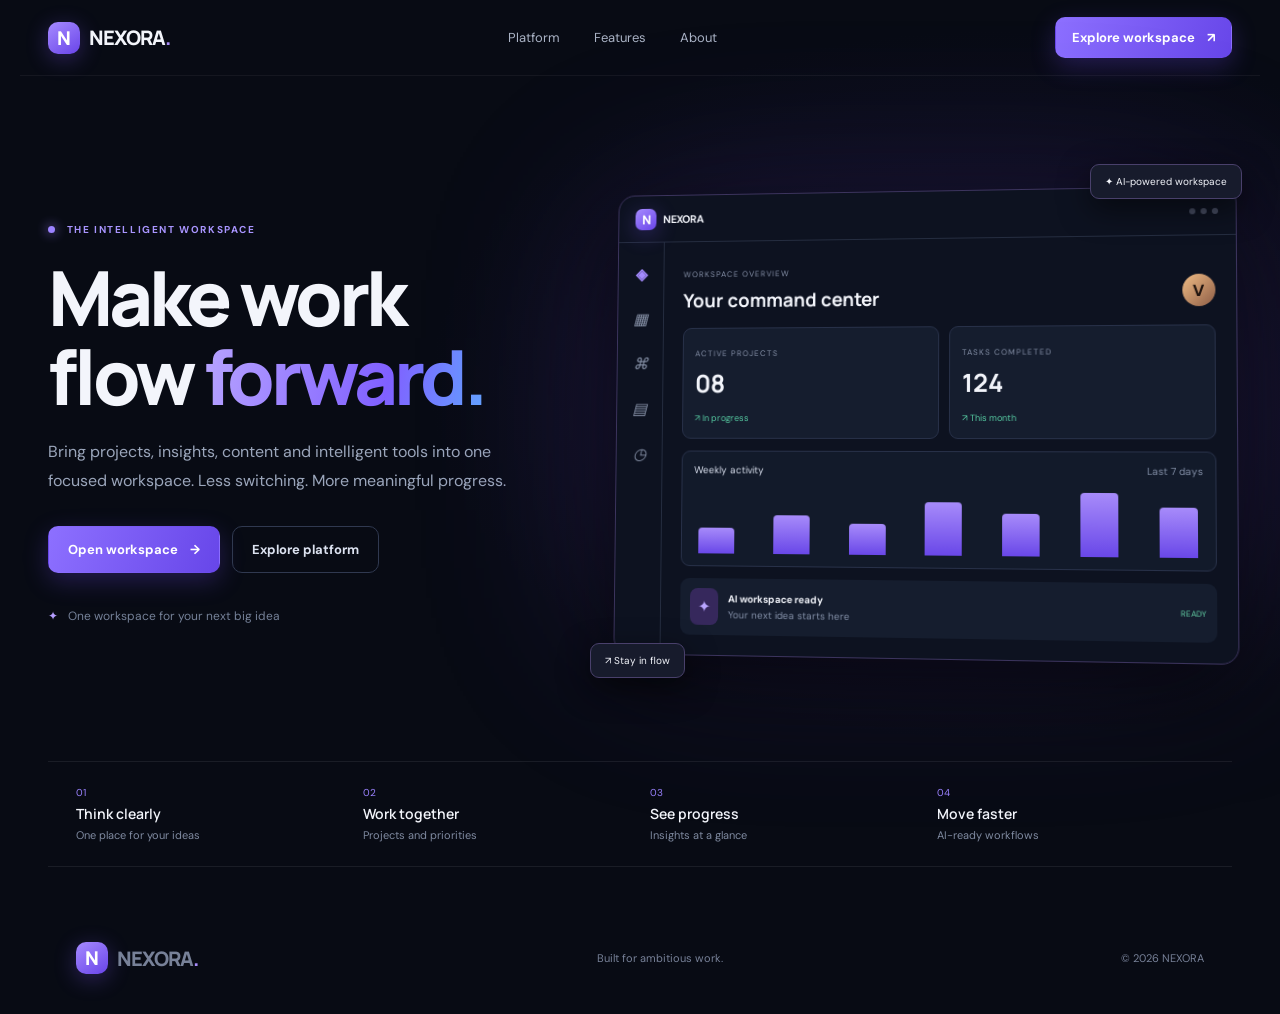
<file: index.html>
<!doctype html>
<html lang="en">
<head>
  <meta charset="utf-8">
  <meta name="viewport" content="width=device-width, initial-scale=1">
  <title>NEXORA — Work, intelligently.</title>
  <link rel="stylesheet" href="css/styles.css">
</head>
<body class="landing-body">
  <nav class="topnav">
    <a class="brand" href="index.html"><span class="brand-mark">N</span>NEXORA<span class="brand-dot">.</span></a>
    <div class="nav-links"><a href="#platform">Platform</a><a href="#features">Features</a><a href="#about">About</a></div>
    <a class="btn btn-primary" href="dashboard.html">Explore workspace <span>↗</span></a>
  </nav>
  <main class="hero" id="platform">
    <div class="hero-copy">
      <div class="eyebrow"><span class="pulse"></span> THE INTELLIGENT WORKSPACE</div>
      <h1>Make work<br>flow <span>forward.</span></h1>
      <p class="hero-text">Bring projects, insights, content and intelligent tools into one focused workspace. Less switching. More meaningful progress.</p>
      <div class="hero-actions"><a class="btn btn-primary btn-large" href="dashboard.html">Open workspace <span>→</span></a><a class="btn btn-quiet btn-large" href="#features">Explore platform</a></div>
      <div class="hero-proof"><span>✦</span> One workspace for your next big idea</div>
    </div>
    <div class="hero-visual">
      <div class="glow"></div>
      <div class="preview-window">
        <div class="preview-top"><div class="mini-brand"><span class="brand-mark small">N</span> NEXORA</div><div class="preview-dots"><i></i><i></i><i></i></div></div>
        <div class="preview-content">
          <div class="preview-side"><b>◈</b><i>▦</i><i>⌘</i><i>▤</i><i>◷</i></div>
          <div class="preview-main"><div class="preview-heading"><div><small>WORKSPACE OVERVIEW</small><h3>Your command center</h3></div><span class="avatar">V</span></div>
            <div class="preview-stats"><div><small>ACTIVE PROJECTS</small><strong>08</strong><em>↗ In progress</em></div><div><small>TASKS COMPLETED</small><strong>124</strong><em>↗ This month</em></div></div>
            <div class="preview-chart"><div class="chart-title">Weekly activity <span>Last 7 days</span></div><div class="bars"><i style="height:38%"></i><i style="height:58%"></i><i style="height:45%"></i><i style="height:78%"></i><i style="height:62%"></i><i style="height:92%"></i><i style="height:72%"></i></div></div>
            <div class="preview-task"><span class="task-icon">✦</span><div><b>AI workspace ready</b><small>Your next idea starts here</small></div><span class="task-status">READY</span></div>
          </div>
        </div>
      </div>
      <div class="float-chip chip-one">✦ AI-powered workspace</div><div class="float-chip chip-two">↗ Stay in flow</div>
    </div>
  </main>
  <section class="feature-strip" id="features"><div><span>01</span><b>Think clearly</b><small>One place for your ideas</small></div><div><span>02</span><b>Work together</b><small>Projects and priorities</small></div><div><span>03</span><b>See progress</b><small>Insights at a glance</small></div><div><span>04</span><b>Move faster</b><small>AI-ready workflows</small></div></section>
  <footer id="about"><a class="brand" href="#"><span class="brand-mark">N</span>NEXORA<span class="brand-dot">.</span></a><span>Built for ambitious work.</span><span>© 2026 NEXORA</span></footer>
  <script src="js/app.js"></script>
</body>
</html>
</file>
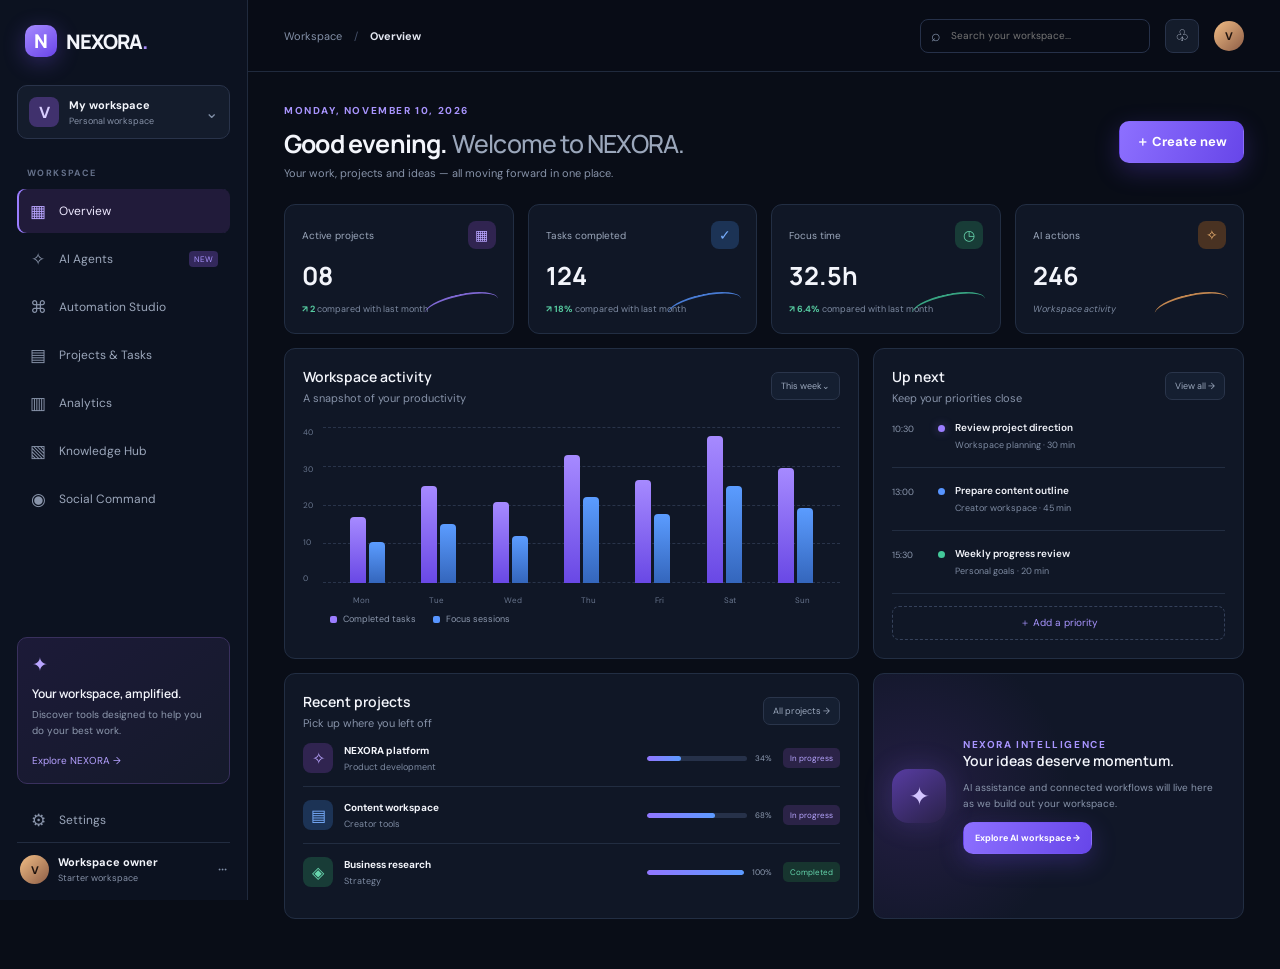
<file: dashboard.html>
<!doctype html>
<html lang="en">
<head>
  <meta charset="utf-8">
  <meta name="viewport" content="width=device-width, initial-scale=1">
  <title>Overview — NEXORA</title>
  <link rel="stylesheet" href="css/styles.css">
</head>
<body class="app-body">
  <aside class="sidebar" id="sidebar">
    <a class="brand side-brand" href="index.html"><span class="brand-mark">N</span>NEXORA<span class="brand-dot">.</span></a>
    <div class="workspace-switch"><span class="workspace-icon">V</span><span><b>My workspace</b><small>Personal workspace</small></span><span class="chevron">⌄</span></div>
    <div class="side-label">WORKSPACE</div>
    <nav class="side-nav">
      <button class="side-link active" data-page="Overview"><span>▦</span>Overview</button>
      <button class="side-link" data-page="AI Agents"><span>✧</span>AI Agents <em>NEW</em></button>
      <button class="side-link" data-page="Automation Studio"><span>⌘</span>Automation Studio</button>
      <button class="side-link" data-page="Projects & Tasks"><span>▤</span>Projects & Tasks</button>
      <button class="side-link" data-page="Analytics"><span>▥</span>Analytics</button>
      <button class="side-link" data-page="Knowledge Hub"><span>▧</span>Knowledge Hub</button>
      <button class="side-link" data-page="Social Command"><span>◉</span>Social Command</button>
    </nav>
    <div class="sidebar-bottom"><div class="upgrade-card"><div class="upgrade-icon">✦</div><b>Your workspace, amplified.</b><p>Discover tools designed to help you do your best work.</p><button class="text-button" id="exploreBtn">Explore NEXORA →</button></div><button class="side-link" data-page="Settings"><span>⚙</span>Settings</button><div class="user-mini"><span class="avatar">V</span><span><b>Workspace owner</b><small>Starter workspace</small></span><span class="chevron">···</span></div></div>
  </aside>
  <main class="main-area">
    <header class="app-header"><button class="mobile-menu" id="menuBtn">☰</button><div class="breadcrumbs">Workspace <span>/</span> <b id="crumb">Overview</b></div><div class="header-actions"><label class="searchbox">⌕ <input id="searchInput" placeholder="Search your workspace..."></label><button class="icon-btn" title="Notifications">♧</button><span class="avatar">V</span></div></header>
    <section class="page-content">
      <div class="welcome-row"><div><div class="eyebrow">MONDAY, NOVEMBER 10, 2026</div><h1 id="pageTitle">Good evening. <span>Welcome to NEXORA.</span></h1><p>Your work, projects and ideas — all moving forward in one place.</p></div><button class="btn btn-primary" id="newTaskBtn">＋ Create new</button></div>
      <div class="stat-grid">
        <article class="stat-card"><div class="stat-top"><span>Active projects</span><span class="stat-symbol violet">▦</span></div><strong>08</strong><small><i class="positive">↗ 2</i> compared with last month</small><div class="sparkline purple"></div></article>
        <article class="stat-card"><div class="stat-top"><span>Tasks completed</span><span class="stat-symbol blue">✓</span></div><strong>124</strong><small><i class="positive">↗ 18%</i> compared with last month</small><div class="sparkline blue-line"></div></article>
        <article class="stat-card"><div class="stat-top"><span>Focus time</span><span class="stat-symbol green">◷</span></div><strong>32.5h</strong><small><i class="positive">↗ 6.4%</i> compared with last month</small><div class="sparkline green-line"></div></article>
        <article class="stat-card"><div class="stat-top"><span>AI actions</span><span class="stat-symbol orange">✧</span></div><strong>246</strong><small><i class="muted">Workspace activity</i></small><div class="sparkline orange-line"></div></article>
      </div>
      <div class="content-grid">
        <section class="panel activity-panel"><div class="panel-heading"><div><h2>Workspace activity</h2><p>A snapshot of your productivity</p></div><button class="subtle-button">This week⌄</button></div><div class="activity-chart"><div class="y-labels"><span>40</span><span>30</span><span>20</span><span>10</span><span>0</span></div><div class="chart-area"><div class="grid-lines"><i></i><i></i><i></i><i></i><i></i></div><div class="chart-bars"><div><i style="height:42%"></i><i style="height:26%"></i></div><div><i style="height:62%"></i><i style="height:38%"></i></div><div><i style="height:52%"></i><i style="height:30%"></i></div><div><i style="height:82%"></i><i style="height:55%"></i></div><div><i style="height:66%"></i><i style="height:44%"></i></div><div><i style="height:94%"></i><i style="height:62%"></i></div><div><i style="height:74%"></i><i style="height:48%"></i></div></div><div class="x-labels"><span>Mon</span><span>Tue</span><span>Wed</span><span>Thu</span><span>Fri</span><span>Sat</span><span>Sun</span></div></div></div><div class="chart-legend"><span><i class="legend-violet"></i> Completed tasks</span><span><i class="legend-blue"></i> Focus sessions</span></div></section>
        <section class="panel agenda-panel"><div class="panel-heading"><div><h2>Up next</h2><p>Keep your priorities close</p></div><button class="subtle-button">View all →</button></div><div class="agenda-item"><span class="agenda-time">10:30</span><span class="agenda-dot violet-dot"></span><div><b>Review project direction</b><small>Workspace planning · 30 min</small></div></div><div class="agenda-item"><span class="agenda-time">13:00</span><span class="agenda-dot blue-dot"></span><div><b>Prepare content outline</b><small>Creator workspace · 45 min</small></div></div><div class="agenda-item"><span class="agenda-time">15:30</span><span class="agenda-dot green-dot"></span><div><b>Weekly progress review</b><small>Personal goals · 20 min</small></div></div><button class="add-agenda" id="addAgenda">＋ Add a priority</button></section>
      </div>
      <div class="bottom-grid"><section class="panel projects-panel"><div class="panel-heading"><div><h2>Recent projects</h2><p>Pick up where you left off</p></div><button class="subtle-button">All projects →</button></div><div class="project-row"><span class="project-icon p-violet">✧</span><div class="project-info"><b>NEXORA platform</b><small>Product development</small></div><div class="progress-wrap"><div class="progress"><i style="width:34%"></i></div><small>34%</small></div><span class="status-pill">In progress</span></div><div class="project-row"><span class="project-icon p-blue">▤</span><div class="project-info"><b>Content workspace</b><small>Creator tools</small></div><div class="progress-wrap"><div class="progress"><i style="width:68%"></i></div><small>68%</small></div><span class="status-pill">In progress</span></div><div class="project-row"><span class="project-icon p-green">◈</span><div class="project-info"><b>Business research</b><small>Strategy</small></div><div class="progress-wrap"><div class="progress"><i style="width:100%"></i></div><small>100%</small></div><span class="status-pill done">Completed</span></div></section><section class="panel ai-panel"><div class="ai-orb">✦</div><div><div class="eyebrow">NEXORA INTELLIGENCE</div><h2>Your ideas deserve momentum.</h2><p>AI assistance and connected workflows will live here as we build out your workspace.</p><button class="btn btn-primary" id="aiInfoBtn">Explore AI workspace →</button></div></section></div>
      <div class="toast" id="toast" role="status"></div>
    </section>
  </main>
  <script src="js/app.js"></script>
</body>
</html>
</file>
<file: css/styles.css>
@import url('https://fonts.googleapis.com/css2?family=DM+Sans:wght@400;500;600;700&family=Manrope:wght@400;500;600;700;800&display=swap');
:root{--bg:#080b14;--panel:#101625;--panel2:#141c2d;--line:#222c40;--text:#f3f5fb;--muted:#8994aa;--purple:#8b6cff;--purple2:#6846e8;--blue:#5795ff;--green:#43c99a;--orange:#f0a45c}
*{box-sizing:border-box}html{scroll-behavior:smooth}body{margin:0;background:var(--bg);color:var(--text);font-family:'DM Sans',sans-serif}a{color:inherit;text-decoration:none}button,input{font:inherit}.brand{display:flex;align-items:center;gap:9px;font:800 20px Manrope,sans-serif;letter-spacing:-.8px}.brand-mark{display:grid;place-items:center;width:32px;height:32px;border-radius:10px;background:linear-gradient(145deg,#a68bff,#6944e9);color:white;font:800 19px Manrope;box-shadow:0 5px 22px #7955ef55}.brand-mark.small{width:22px;height:22px;font-size:13px;border-radius:7px}.brand-dot{color:#a78bfa;margin-left:-9px}.btn{display:inline-flex;align-items:center;justify-content:center;gap:12px;border:1px solid transparent;border-radius:10px;padding:11px 16px;font-weight:700;font-size:13px;cursor:pointer}.btn-primary{background:linear-gradient(110deg,#8d70ff,#6746e9);color:white;box-shadow:0 8px 25px #704cf044}.btn-primary:hover{filter:brightness(1.12);transform:translateY(-1px)}.btn-quiet{border-color:#303950;color:#dce2f0}.btn-large{padding:14px 19px}.landing-body{background:radial-gradient(ellipse at 77% 38%,#291b514d,transparent 40%),#080b14}.topnav{height:76px;max-width:1240px;margin:auto;padding:0 28px;display:flex;align-items:center;justify-content:space-between;border-bottom:1px solid #ffffff0d}.nav-links{display:flex;gap:34px;color:#aab3c5;font-size:13px}.nav-links a:hover{color:white}.hero{max-width:1240px;min-height:590px;margin:auto;padding:85px 28px 75px;display:grid;grid-template-columns:.9fr 1.1fr;align-items:center;gap:50px}.eyebrow{font-size:10px;font-weight:700;letter-spacing:1.6px;color:#a995ff}.pulse{display:inline-block;width:7px;height:7px;border-radius:50%;background:#9c83ff;box-shadow:0 0 12px #9c83ff;margin-right:8px}.hero h1{font:800 clamp(48px,6vw,76px)/1.04 Manrope,sans-serif;letter-spacing:-4px;margin:22px 0}.hero h1 span{background:linear-gradient(100deg,#b8a5ff,#8060ff 65%,#62a5ff);-webkit-background-clip:text;background-clip:text;color:transparent}.hero-text{max-width:470px;color:#9ba6bb;font-size:16px;line-height:1.8}.hero-actions{display:flex;gap:12px;margin-top:30px}.hero-proof{margin-top:35px;color:#758198;font-size:12px}.hero-proof span{color:#b59eff;margin-right:7px}.hero-visual{position:relative;padding:28px 0}.glow{position:absolute;inset:10% 0;background:#6841d9;filter:blur(100px);opacity:.22}.preview-window{position:relative;border:1px solid #3c345e;background:#0d1220;border-radius:17px;box-shadow:0 30px 90px #0009;overflow:hidden;transform:perspective(1200px) rotateY(-5deg) rotateX(2deg)}.preview-top{height:48px;border-bottom:1px solid #252d40;display:flex;align-items:center;justify-content:space-between;padding:0 17px;font-size:11px}.mini-brand{display:flex;align-items:center;gap:7px;font-weight:700}.preview-dots{display:flex;gap:5px}.preview-dots i{width:6px;height:6px;background:#454b60;border-radius:50%}.preview-content{display:flex;min-height:300px}.preview-side{width:48px;border-right:1px solid #252d40;display:flex;align-items:center;flex-direction:column;gap:25px;padding-top:22px;color:#8994aa}.preview-side b{color:#a58bff}.preview-main{padding:20px;flex:1}.preview-heading{display:flex;justify-content:space-between;align-items:center}.preview-heading small,.preview-stats small{font-size:8px;letter-spacing:1px;color:#8792a9}.preview-heading h3{font:700 19px Manrope;margin:6px 0 15px}.avatar{width:32px;height:32px;border-radius:50%;display:grid;place-items:center;background:linear-gradient(135deg,#f1bd85,#8d5d46);color:#20140f;font-weight:800}.preview-stats{display:grid;grid-template-columns:1fr 1fr;gap:10px}.preview-stats>div{background:#151d2e;border:1px solid #283149;border-radius:9px;padding:12px}.preview-stats strong{display:block;font:700 25px Manrope;margin:5px 0}.preview-stats em{font-style:normal;color:#56cba2;font-size:9px}.preview-chart{margin-top:12px;background:#121a2a;border:1px solid #283149;border-radius:9px;padding:12px}.chart-title{font-size:10px;color:#dce2f0}.chart-title span{float:right;color:#8490a8}.bars{height:78px;display:flex;align-items:end;gap:8%;padding:10px 5px 0}.bars i{width:8%;border-radius:4px 4px 0 0;background:linear-gradient(#a78bfa,#6947e8)}.preview-task{display:flex;align-items:center;gap:10px;margin-top:12px;background:#151d2e;padding:10px;border-radius:9px}.task-icon{background:#36285c;color:#b9a5ff;border-radius:8px;padding:8px}.preview-task b,.preview-task small{display:block;font-size:10px}.preview-task small{color:#8490a8;margin-top:3px}.task-status{margin-left:auto;font-size:8px;color:#65d4a8}.float-chip{position:absolute;background:#171b2c;border:1px solid #49406b;padding:10px 14px;border-radius:9px;font-size:10px;box-shadow:0 10px 30px #0008}.chip-one{top:3px;right:-10px}.chip-two{bottom:8px;left:-18px}.feature-strip{max-width:1184px;margin:0 auto 50px;padding:24px 28px;border-top:1px solid #ffffff13;border-bottom:1px solid #ffffff13;display:grid;grid-template-columns:repeat(4,1fr);gap:20px}.feature-strip div{display:grid;gap:5px}.feature-strip span{color:#9b83ff;font-size:10px}.feature-strip b{font:600 14px Manrope}.feature-strip small{color:#7f8aa0;font-size:11px}footer{max-width:1184px;margin:auto;padding:25px 28px 40px;display:flex;justify-content:space-between;align-items:center;color:#778198;font-size:11px}
.app-body{min-height:100vh;background:#090d17}.sidebar{position:fixed;inset:0 auto 0 0;width:248px;background:#0c1220;border-right:1px solid #202a3d;padding:25px 17px 16px;display:flex;flex-direction:column;z-index:5}.side-brand{padding:0 8px 28px}.workspace-switch{display:flex;align-items:center;gap:10px;padding:11px;background:#141c2c;border:1px solid #29334a;border-radius:10px;margin-bottom:28px}.workspace-icon{width:30px;height:30px;display:grid;place-items:center;background:#40316d;color:#d9ceff;border-radius:8px;font-weight:700}.workspace-switch b,.workspace-switch small,.user-mini b,.user-mini small{display:block}.workspace-switch b,.user-mini b{font-size:11px}.workspace-switch small,.user-mini small{font-size:9px;color:#8792a8;margin-top:3px}.chevron{margin-left:auto;color:#8290a8}.side-label{font-size:9px;letter-spacing:1.4px;color:#65718a;font-weight:700;padding:0 10px 10px}.side-nav{display:grid;gap:4px}.side-link{width:100%;border:0;background:transparent;color:#9ba6ba;text-align:left;padding:11px 12px;border-radius:8px;display:flex;align-items:center;gap:12px;font-size:12px;cursor:pointer}.side-link>span{font-size:17px;width:18px;text-align:center;color:#8994aa}.side-link:hover,.side-link.active{background:#211b3a;color:#eee9ff}.side-link.active{box-shadow:inset 2px 0 #9a7dff}.side-link.active>span{color:#b9a5ff}.side-link em{font-style:normal;font-size:8px;color:#a994ff;background:#33285b;padding:3px 5px;border-radius:4px;margin-left:auto}.sidebar-bottom{margin-top:auto}.upgrade-card{padding:14px;background:linear-gradient(145deg,#1c1a38,#151a2b);border:1px solid #39305d;border-radius:10px;margin-bottom:14px}.upgrade-icon{color:#b9a5ff;font-size:19px}.upgrade-card b{display:block;font:600 12px Manrope;margin:8px 0 5px}.upgrade-card p{color:#8e99ae;font-size:10px;line-height:1.6;margin:0 0 9px}.text-button{border:0;background:none;color:#b5a1ff;font-size:10px;padding:0;cursor:pointer}.user-mini{display:flex;align-items:center;gap:9px;padding:12px 3px 0;border-top:1px solid #222c40}.user-mini .avatar{width:29px;height:29px;font-size:11px}.main-area{margin-left:248px;min-height:100vh}.app-header{height:72px;border-bottom:1px solid #202a3d;display:flex;align-items:center;justify-content:space-between;padding:0 36px;position:sticky;top:0;background:#090d17ed;backdrop-filter:blur(15px);z-index:4}.breadcrumbs{font-size:11px;color:#8390a7}.breadcrumbs span{padding:0 9px;color:#46516a}.breadcrumbs b{color:#e3e7f1}.header-actions{display:flex;align-items:center;gap:15px}.searchbox{height:34px;width:230px;border:1px solid #263149;border-radius:8px;display:flex;align-items:center;gap:8px;padding:0 10px;color:#8290a8}.searchbox input{min-width:0;width:100%;background:none;border:0;outline:0;color:#fff;font-size:10px}.icon-btn,.mobile-menu{background:#141c2b;border:1px solid #28334a;color:#bac3d4;border-radius:8px;width:34px;height:34px;cursor:pointer}.header-actions .avatar{width:30px;height:30px;font-size:11px}.page-content{max-width:1500px;margin:auto;padding:32px 36px 50px}.welcome-row{display:flex;justify-content:space-between;align-items:center;margin-bottom:24px}.welcome-row h1{font:700 25px Manrope;letter-spacing:-.8px;margin:9px 0 5px}.welcome-row h1 span{color:#9ba7bb;font-weight:500}.welcome-row p,.panel-heading p{font-size:11px;color:#8793a9;margin:0}.stat-grid{display:grid;grid-template-columns:repeat(4,1fr);gap:14px}.stat-card,.panel{background:#101726;border:1px solid #222e43;border-radius:11px}.stat-card{padding:16px 17px;position:relative;overflow:hidden;min-height:126px}.stat-top{display:flex;justify-content:space-between;align-items:center;color:#9ca8bc;font-size:10px}.stat-symbol{width:28px;height:28px;border-radius:8px;display:grid;place-items:center;font-size:14px}.violet{background:#302450;color:#b9a5ff}.blue{background:#1c3355;color:#79afff}.green{background:#183c37;color:#68d6ae}.orange{background:#493222;color:#f5b875}.stat-card strong{display:block;font:700 25px Manrope;margin:9px 0 3px}.stat-card small{font-size:9px;color:#7e8ba2}.positive{font-style:normal;color:#56cba0;font-weight:700}.muted{color:#7e8ba2}.sparkline{position:absolute;width:75px;height:25px;right:14px;bottom:14px;border-top:2px solid #9b7dff;border-radius:50%;transform:rotate(-12deg);opacity:.8}.blue-line{border-color:#5795ff}.green-line{border-color:#43c99a}.orange-line{border-color:#f0a45c}.content-grid{display:grid;grid-template-columns:1.55fr 1fr;gap:14px;margin-top:14px}.panel{padding:18px}.panel-heading{display:flex;justify-content:space-between;align-items:center}.panel-heading h2,.ai-panel h2{font:600 14px Manrope;margin:0 0 5px}.subtle-button{background:#151f31;border:1px solid #2a354b;border-radius:7px;color:#9ba8bd;padding:7px 9px;font-size:9px;cursor:pointer}.activity-chart{display:flex;height:178px;margin-top:22px}.y-labels{display:flex;flex-direction:column;justify-content:space-between;color:#68758d;font-size:8px;padding:0 10px 22px 0}.chart-area{position:relative;flex:1}.grid-lines{position:absolute;inset:0 0 22px;display:flex;flex-direction:column;justify-content:space-between}.grid-lines i{border-top:1px dashed #29344a}.chart-bars{position:absolute;inset:0 0 22px;display:flex;align-items:end;justify-content:space-around;padding:0 9px}.chart-bars>div{height:100%;width:7%;display:flex;align-items:end;gap:3px}.chart-bars i{display:block;flex:1;border-radius:4px 4px 0 0;background:linear-gradient(#a68aff,#6948e5)}.chart-bars i+ i{background:linear-gradient(#5b9cff,#3466bc)}.x-labels{position:absolute;bottom:0;left:0;right:0;display:flex;justify-content:space-around;color:#68758d;font-size:8px}.chart-legend{display:flex;gap:17px;margin:8px 0 0 27px;color:#8c98ad;font-size:9px}.chart-legend span{display:flex;align-items:center;gap:6px}.chart-legend i{width:7px;height:7px;border-radius:2px}.legend-violet{background:#9b7dff}.legend-blue{background:#5795ff}.agenda-item{display:flex;align-items:flex-start;gap:10px;padding:16px 0;border-bottom:1px solid #222d41}.agenda-time{font-size:9px;color:#8b97ad;width:36px;padding-top:2px}.agenda-dot{width:7px;height:7px;border-radius:50%;margin-top:4px}.violet-dot{background:#9b7dff;box-shadow:0 0 10px #9b7dff66}.blue-dot{background:#5795ff}.green-dot{background:#43c99a}.agenda-item b,.agenda-item small{display:block}.agenda-item b{font-size:10px;font-weight:600}.agenda-item small{font-size:9px;color:#7e8ba2;margin-top:5px}.add-agenda{width:100%;border:1px dashed #35415a;border-radius:7px;background:none;color:#a995ff;padding:9px;margin-top:12px;font-size:10px;cursor:pointer}.bottom-grid{display:grid;grid-template-columns:1.55fr 1fr;gap:14px;margin-top:14px}.project-row{display:flex;align-items:center;gap:11px;padding:13px 0;border-bottom:1px solid #222d41}.project-row:last-child{border:0}.project-icon{width:30px;height:30px;border-radius:8px;display:grid;place-items:center}.p-violet{background:#302450;color:#b9a5ff}.p-blue{background:#1c3355;color:#79afff}.p-green{background:#183c37;color:#68d6ae}.project-info{min-width:125px}.project-info b,.project-info small{display:block}.project-info b{font-size:10px}.project-info small{font-size:9px;color:#7e8ba2;margin-top:4px}.progress-wrap{display:flex;align-items:center;gap:8px;margin-left:auto;width:125px}.progress{height:5px;background:#263149;border-radius:10px;flex:1;overflow:hidden}.progress i{height:100%;display:block;background:linear-gradient(90deg,#9276ff,#5c9bff);border-radius:10px}.progress-wrap small{font-size:8px;color:#8e9bb1}.status-pill{font-size:8px;color:#b7a5ff;background:#2b2347;border-radius:5px;padding:5px 7px}.status-pill.done{color:#65d6ad;background:#17352f}.ai-panel{display:flex;align-items:center;gap:17px;background:radial-gradient(circle at 10% 50%,#4a2c7b55,transparent 45%),#111728}.ai-orb{flex-shrink:0;width:54px;height:54px;border-radius:16px;display:grid;place-items:center;font-size:25px;color:#d3c5ff;background:linear-gradient(145deg,#573ca1,#292148);box-shadow:0 0 30px #8b6cff33}.ai-panel p{color:#8995ab;font-size:10px;line-height:1.6}.ai-panel .btn{font-size:9px;padding:9px 11px}.mobile-menu{display:none}.toast{position:fixed;bottom:25px;right:25px;padding:12px 16px;border:1px solid #514276;border-radius:9px;background:#211a37;color:#e8e1ff;font-size:12px;opacity:0;transform:translateY(10px);transition:.2s;pointer-events:none}.toast.show{opacity:1;transform:translateY(0)}
@media(max-width:1050px){.sidebar{width:215px}.main-area{margin-left:215px}.page-content{padding:25px 22px}.app-header{padding:0 22px}.stat-grid{grid-template-columns:repeat(2,1fr)}.content-grid,.bottom-grid{grid-template-columns:1fr}.hero{gap:20px}.project-info{min-width:100px}}
@media(max-width:700px){.topnav{padding:0 18px;height:64px}.nav-links{display:none}.topnav>.btn{font-size:10px;padding:9px 11px}.hero{grid-template-columns:1fr;padding:60px 20px 35px}.hero h1{font-size:52px;letter-spacing:-2.5px}.hero-visual{margin:10px 8px}.feature-strip{grid-template-columns:repeat(2,1fr);margin:0 18px 30px;padding:20px 0}footer{padding:20px;gap:10px;flex-wrap:wrap}.sidebar{transform:translateX(-100%);transition:.25s;width:255px;box-shadow:15px 0 40px #0008}.sidebar.open{transform:translateX(0)}.main-area{margin-left:0}.app-header{height:60px;padding:0 15px}.mobile-menu{display:block}.breadcrumbs{margin-right:auto;margin-left:10px}.searchbox{width:35px;border:0;padding:0;font-size:0}.searchbox input{display:none}.header-actions{gap:8px}.header-actions .avatar{display:none}.page-content{padding:24px 15px 35px}.welcome-row{align-items:flex-start;gap:12px}.welcome-row h1{font-size:20px;line-height:1.35}.welcome-row h1 span{display:block}.welcome-row p{font-size:10px;line-height:1.5}.welcome-row>.btn{font-size:0;padding:10px}.welcome-row>.btn:after{content:'＋';font-size:17px}.stat-grid{gap:9px}.stat-card{padding:12px;min-height:115px}.stat-card strong{font-size:22px}.sparkline{width:45px}.panel{padding:14px}.activity-chart{height:150px}.bottom-grid{gap:10px}.project-row{gap:7px}.project-info{min-width:0;flex:1}.progress-wrap{display:none}.status-pill{font-size:7px}.ai-panel{align-items:flex-start}.ai-orb{width:40px;height:40px}.float-chip{font-size:8px;padding:8px}.chip-one{right:-8px}.chip-two{left:-8px}}


/* NEXORA motion system: lightweight, transform/opacity-first animations */
@media (prefers-reduced-motion: no-preference) {
  .hero-copy > * { animation: nexora-rise .7s cubic-bezier(.2,.75,.25,1) both; }
  .hero-copy > *:nth-child(2) { animation-delay: .08s; }
  .hero-copy > *:nth-child(3) { animation-delay: .15s; }
  .hero-copy > *:nth-child(4) { animation-delay: .22s; }
  .hero-visual { animation: nexora-fade .9s ease-out both; }
  .preview-window { transition: transform .45s cubic-bezier(.2,.7,.2,1), border-color .3s ease; }
  .preview-window:hover { transform: perspective(1200px) rotateY(-2deg) translateY(-4px); border-color:#7560b8; }
  .float-chip { animation: nexora-float 5s ease-in-out infinite; }
  .chip-two { animation-delay: -2.5s; }
  .glow { animation: nexora-glow 8s ease-in-out infinite alternate; }
  .stat-card, .panel { animation: nexora-rise .55s cubic-bezier(.2,.75,.25,1) both; }
  .stat-grid .stat-card:nth-child(2) { animation-delay:.05s; }
  .stat-grid .stat-card:nth-child(3) { animation-delay:.1s; }
  .stat-grid .stat-card:nth-child(4) { animation-delay:.15s; }
  .content-grid .panel:nth-child(2) { animation-delay:.08s; }
  .bottom-grid .panel:nth-child(2) { animation-delay:.1s; }
  .side-link, .btn, .icon-btn, .subtle-button, .add-agenda { transition: color .18s ease, background-color .18s ease, border-color .18s ease, transform .18s ease, box-shadow .18s ease; }
  .side-link:hover { transform: translateX(3px); }
  .btn:active, .icon-btn:active, .subtle-button:active, .add-agenda:active { transform: scale(.98); }
  .stat-card:hover { border-color:#514477; transform: translateY(-2px); transition: transform .2s ease,border-color .2s ease; }
  .chart-bars i { transform-origin:bottom; animation: nexora-grow .8s cubic-bezier(.2,.75,.25,1) both; }
  .chart-bars>div:nth-child(2) i { animation-delay:.04s; }
  .chart-bars>div:nth-child(3) i { animation-delay:.08s; }
  .chart-bars>div:nth-child(4) i { animation-delay:.12s; }
  .chart-bars>div:nth-child(5) i { animation-delay:.16s; }
  .chart-bars>div:nth-child(6) i { animation-delay:.20s; }
  .chart-bars>div:nth-child(7) i { animation-delay:.24s; }
}
@keyframes nexora-rise { from { opacity:0; transform:translateY(12px); } to { opacity:1; transform:translateY(0); } }
@keyframes nexora-fade { from { opacity:0; } to { opacity:1; } }
@keyframes nexora-float { 0%,100% { transform:translateY(0); } 50% { transform:translateY(-7px); } }
@keyframes nexora-glow { from { opacity:.14; } to { opacity:.28; } }
@keyframes nexora-grow { from { transform:scaleY(.15); opacity:.4; } to { transform:scaleY(1); opacity:1; } }
/* Keep animations inexpensive on small screens and avoid motion for sensitive users. */
@media (max-width:700px) {
  .float-chip { animation:none; }
  .preview-window { transform:none; }
  .preview-window:hover { transform:none; }
}
@media (prefers-reduced-motion: reduce) {
  *, *::before, *::after { scroll-behavior:auto !important; animation-duration:.01ms !important; animation-iteration-count:1 !important; transition-duration:.01ms !important; }
}
</file>
